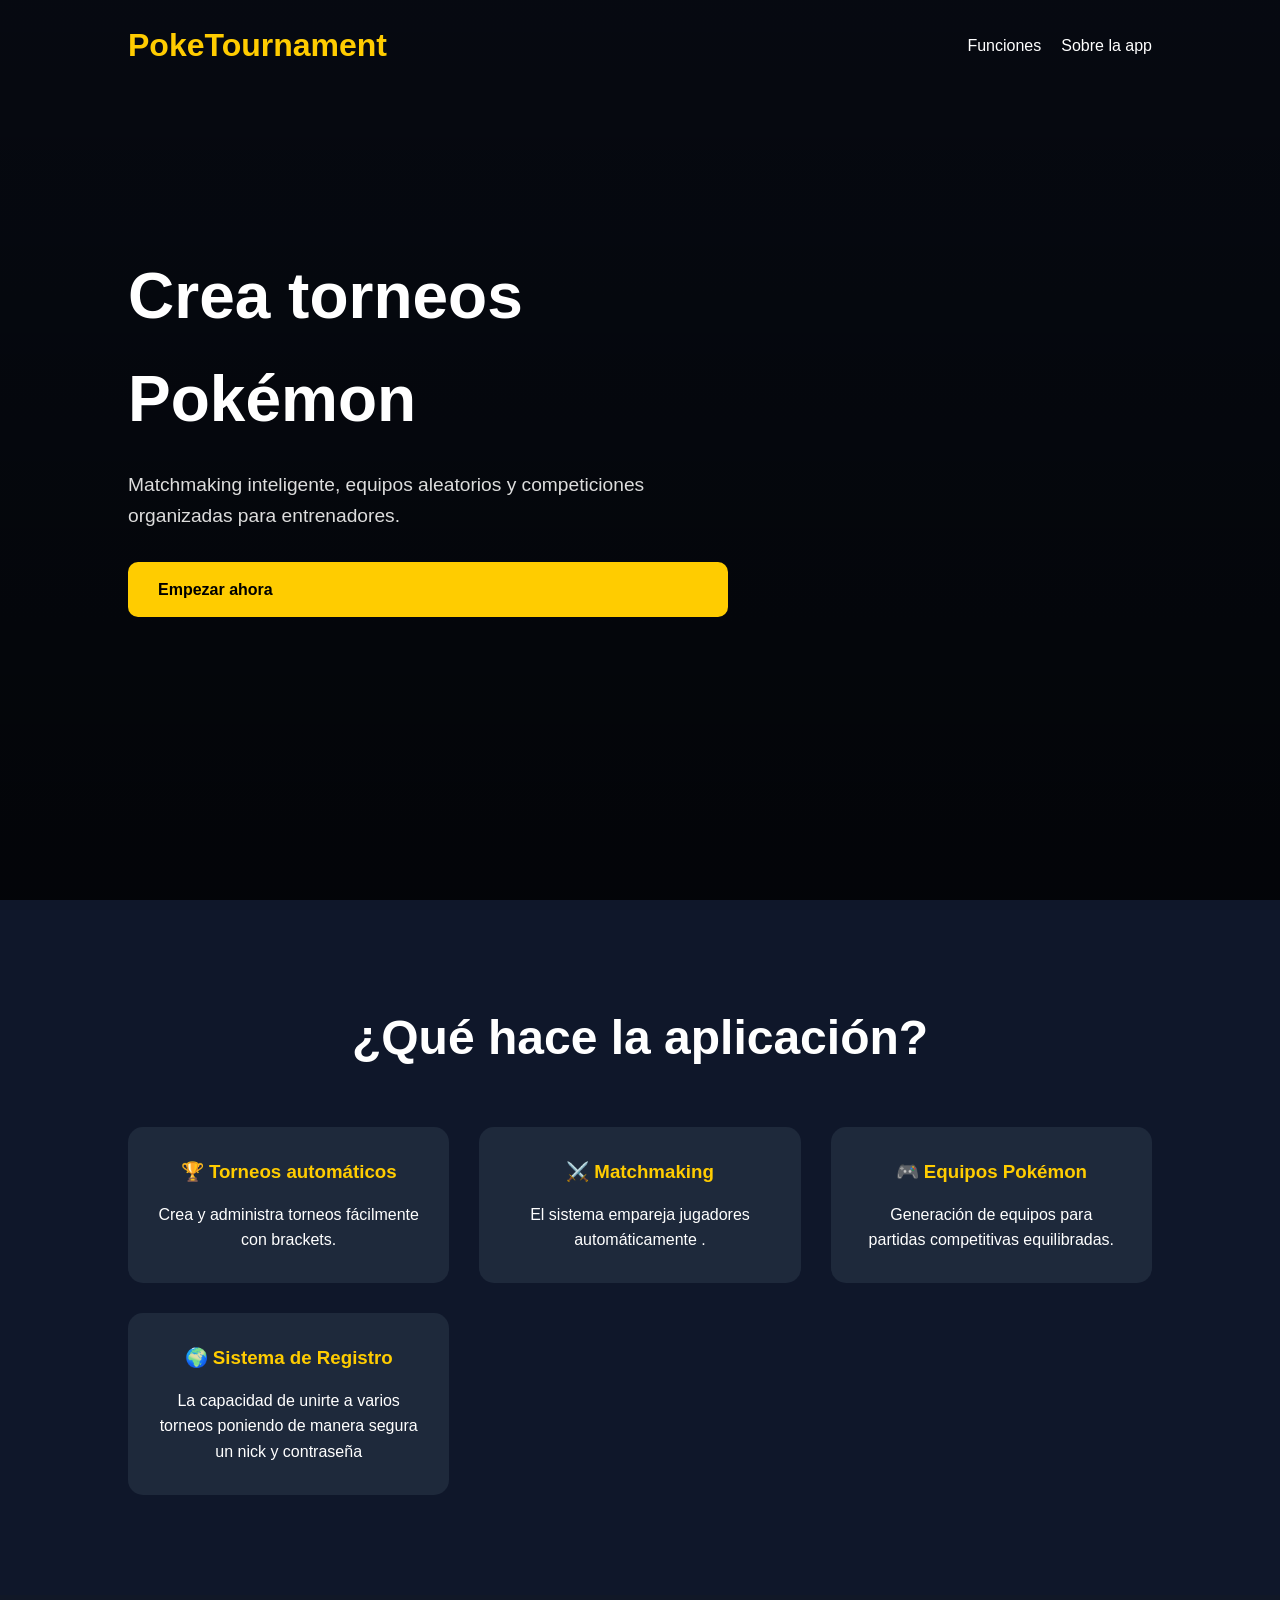
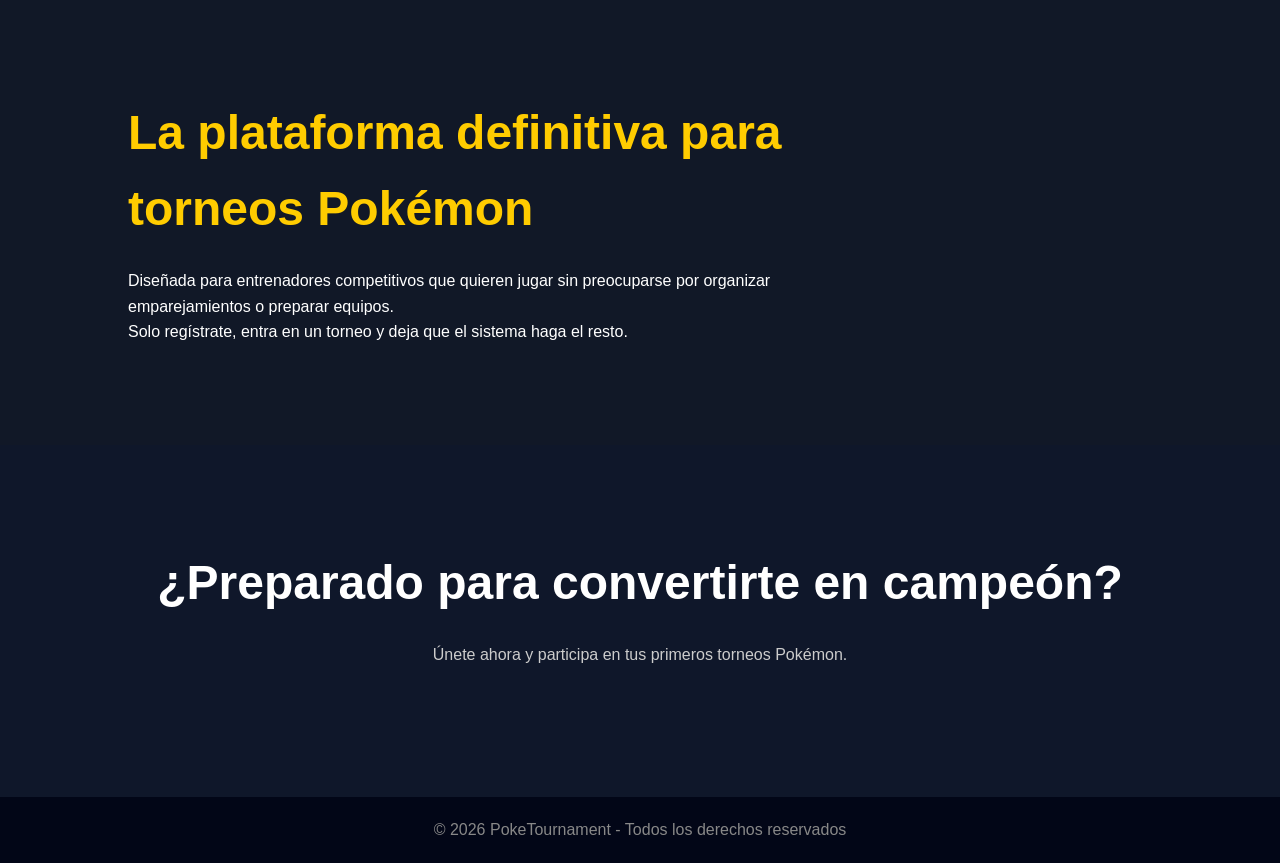
<file: pokemon torneo/index.html>
<!DOCTYPE html>
<html lang="es">
<head>
  <meta charset="UTF-8" />
  <meta name="viewport" content="width=device-width, initial-scale=1.0"/>
  <title>PokeTournament</title>
  <link rel="stylesheet" href="estilo.css">
</head>
<body>

  <!-- HERO -->
  <header class="hero">
    <nav>
      <h1 class="logo">PokeTournament</h1>

      <ul>
        <li><a href="#features">Funciones</a></li>
        <li><a href="#about">Sobre la app</a></li>
      </ul>
    </nav>

    <div class="hero-content">
      <h2>Crea torneos Pokémon </h2>

      <p>
        Matchmaking inteligente, equipos aleatorios y competiciones
        organizadas para entrenadores.
      </p>

      <a href="#join" class="btn">Empezar ahora</a>
    </div>
  </header>

  <!-- FEATURES -->
  <section id="features" class="features">

    <h2>¿Qué hace la aplicación?</h2>

    <div class="cards">

      <div class="card">
        <h3>🏆 Torneos automáticos</h3>
        <p>
          Crea y administra torneos fácilmente con brackets.
        </p>
      </div>

      <div class="card">
        <h3>⚔️ Matchmaking</h3>
        <p>
          El sistema empareja jugadores automáticamente .
        </p>
      </div>

      <div class="card">
        <h3>🎮 Equipos Pokémon</h3>
        <p>
          Generación de equipos para partidas competitivas equilibradas.
        </p>
      </div>

      <div class="card">
        <h3>🌍 Sistema de Registro</h3>
        <p>
          La capacidad de unirte a varios torneos poniendo de manera segura un nick y contraseña
        </p>
      </div>

    </div>
  </section>

  <!-- ABOUT -->
  <section id="about" class="about">

    <div class="about-text">
      <h2>La plataforma definitiva para torneos Pokémon</h2>

      <p>
        Diseñada para entrenadores competitivos que quieren jugar sin
        preocuparse por organizar emparejamientos o preparar equipos.
      </p>

      <p>
        Solo regístrate, entra en un torneo y deja que el sistema haga el resto.
      </p>
    </div>

  </section>

  <!-- CTA -->
  <section id="join" class="cta">

    <h2>¿Preparado para convertirte en campeón?</h2>

    <p>
      Únete ahora y participa en tus primeros torneos Pokémon.
    </p>

  </section>

  <!-- FOOTER -->
  <footer>
    <p>© 2026 PokeTournament - Todos los derechos reservados</p>
  </footer>

</body>
</html>
</file>
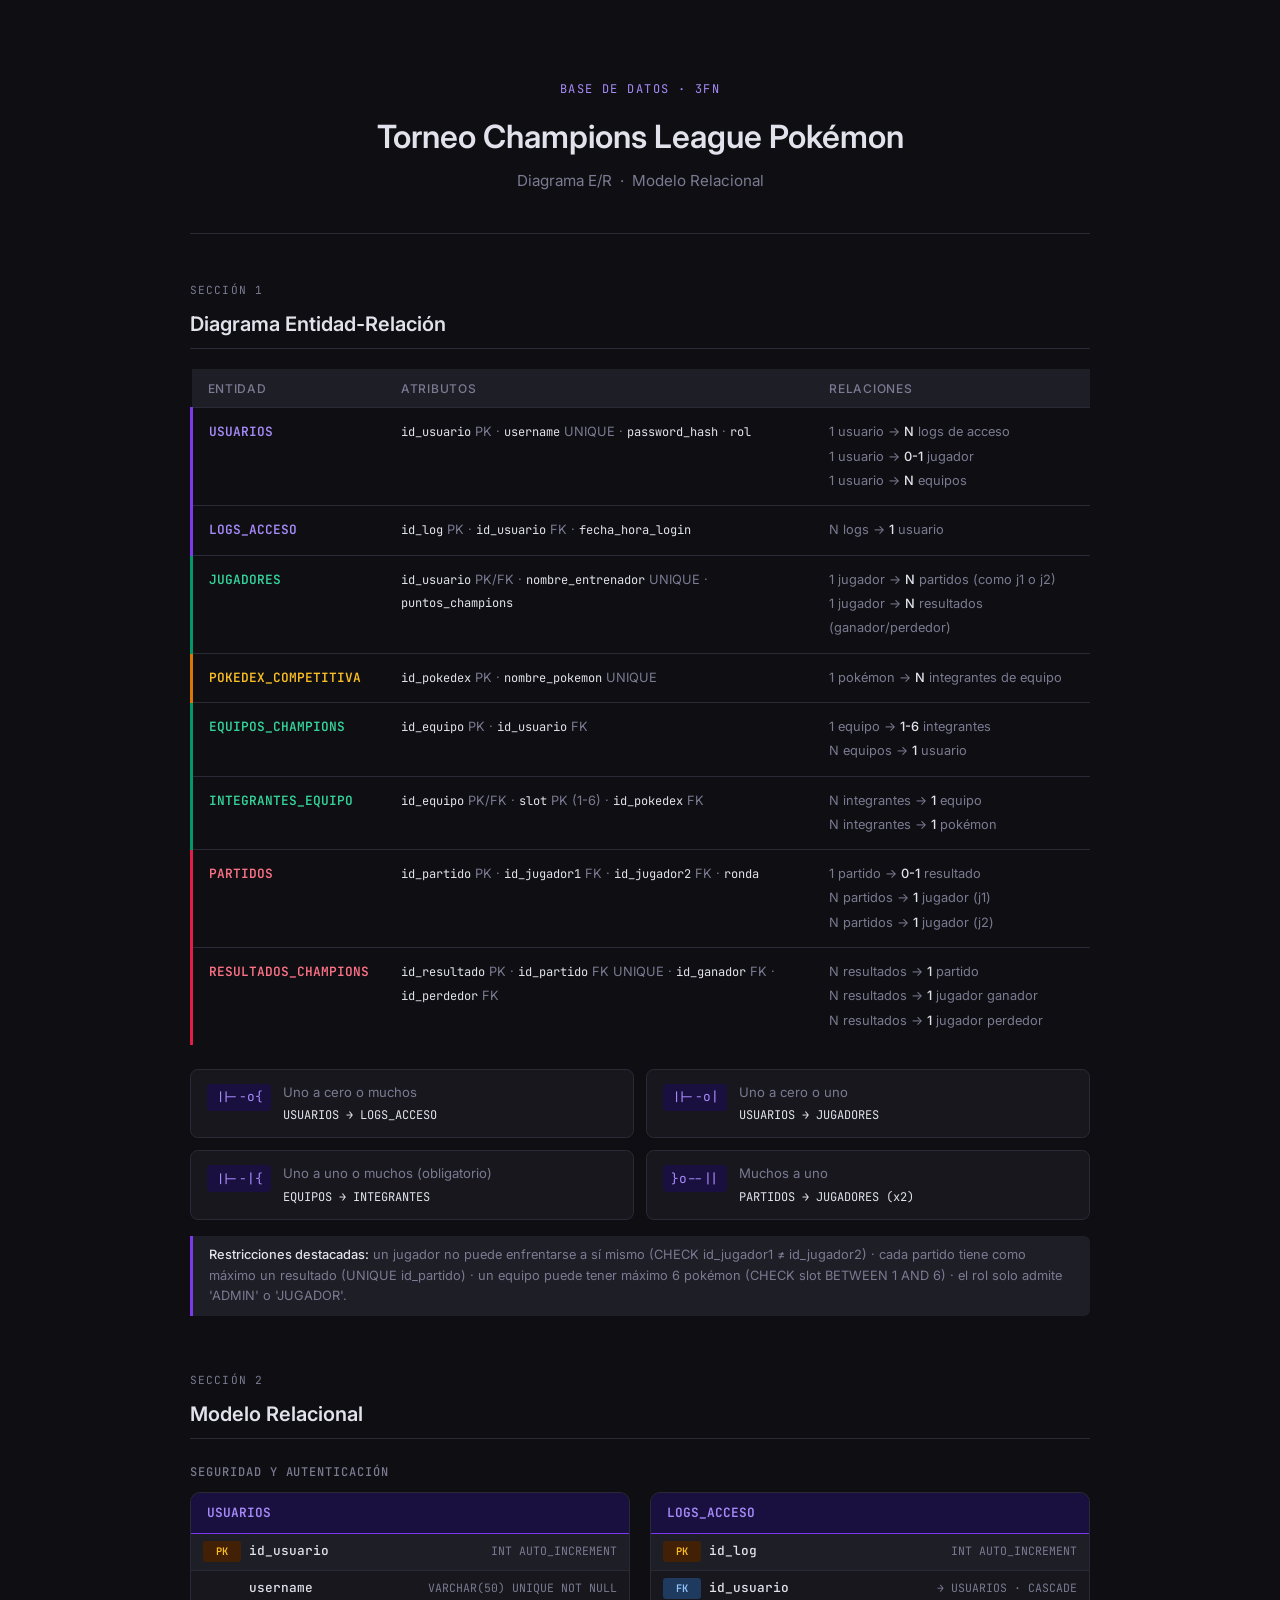
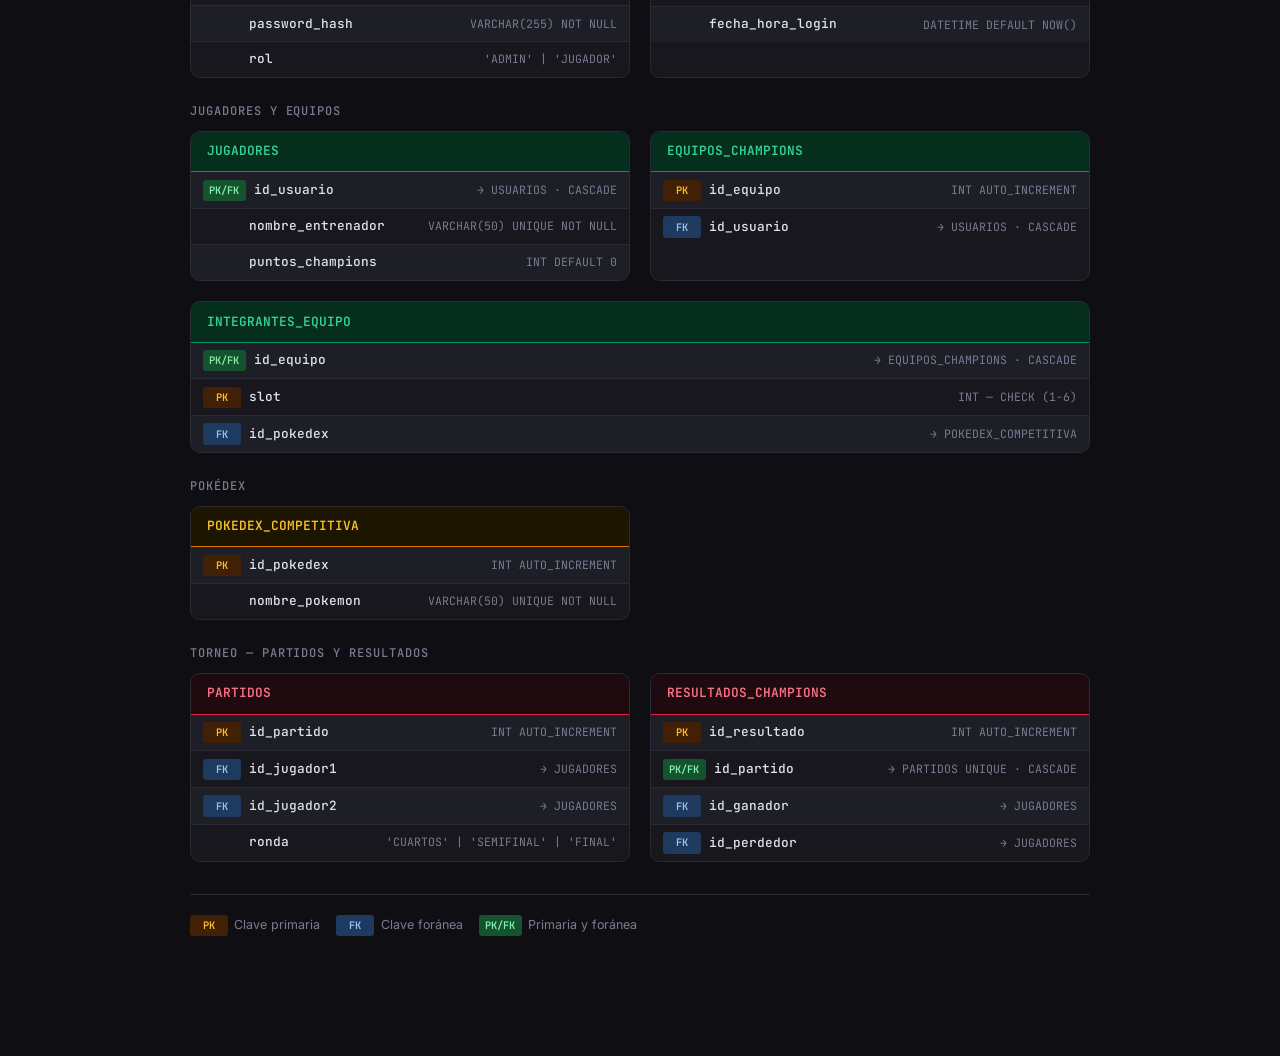
<file: torneopkm_ER_Relacional.html>
<!DOCTYPE html>
<html lang="es">
<head>
<meta charset="UTF-8">
<meta name="viewport" content="width=device-width, initial-scale=1.0">
<title>Torneo Pokémon — E/R · Modelo Relacional</title>
<style>
  @import url('https://fonts.googleapis.com/css2?family=Inter:wght@400;500;600&family=JetBrains+Mono:wght@400;600&display=swap');

  *, *::before, *::after { box-sizing: border-box; margin: 0; padding: 0; }

  :root {
    --bg:       #0f0f13;
    --surface:  #17171d;
    --surface2: #1e1e27;
    --border:   #2a2a36;
    --text:     #e2e2ec;
    --muted:    #7a7a92;
    --purple:   #a78bfa;
    --purple-d: #7c3aed;
    --teal:     #34d399;
    --teal-d:   #059669;
    --amber:    #fbbf24;
    --amber-d:  #d97706;
    --coral:    #fb7185;
    --coral-d:  #e11d48;
    --pk-bg:    #422006; --pk-tx: #fbbf24;
    --fk-bg:    #1e3a5f; --fk-tx: #93c5fd;
    --pkfk-bg:  #14532d; --pkfk-tx: #86efac;
  }

  body {
    font-family: 'Inter', system-ui, sans-serif;
    background: var(--bg);
    color: var(--text);
    line-height: 1.6;
    padding: 2rem 1rem 4rem;
  }

  .container { max-width: 900px; margin: 0 auto; }

  /* Header */
  header { text-align: center; padding: 3rem 0 2.5rem; border-bottom: 1px solid var(--border); margin-bottom: 3rem; }
  .eyebrow { font-family: 'JetBrains Mono', monospace; font-size: .75rem; color: var(--purple); letter-spacing: .12em; text-transform: uppercase; margin-bottom: .75rem; }
  h1 { font-size: 2rem; font-weight: 600; color: var(--text); margin-bottom: .4rem; }
  .subtitle { color: var(--muted); font-size: .95rem; }

  /* Section */
  section { margin-bottom: 3.5rem; }
  .section-label { font-family: 'JetBrains Mono', monospace; font-size: .7rem; color: var(--muted); letter-spacing: .1em; text-transform: uppercase; margin-bottom: .5rem; }
  h2 { font-size: 1.25rem; font-weight: 600; color: var(--text); margin-bottom: 1.25rem; padding-bottom: .5rem; border-bottom: 1px solid var(--border); }

  /* E/R Table */
  .er-table { width: 100%; border-collapse: collapse; font-size: .875rem; }
  .er-table th { background: var(--surface2); color: var(--muted); font-weight: 500; font-size: .75rem; letter-spacing: .06em; text-transform: uppercase; padding: .6rem 1rem; text-align: left; border-bottom: 1px solid var(--border); }
  .er-table td { padding: .75rem 1rem; border-bottom: 1px solid var(--border); vertical-align: top; }
  .er-table tr:last-child td { border-bottom: none; }
  .er-table tr:hover td { background: var(--surface2); }

  .entity-name { font-family: 'JetBrains Mono', monospace; font-size: .8rem; font-weight: 600; }
  .seg  { color: var(--purple); }
  .jug  { color: var(--teal); }
  .pkm  { color: var(--amber); }
  .trn  { color: var(--coral); }

  .attr-list { color: var(--muted); font-size: .8rem; line-height: 1.8; }
  .attr-list span { font-family: 'JetBrains Mono', monospace; color: var(--text); font-size: .75rem; }
  .rel-list { font-size: .8rem; color: var(--muted); line-height: 1.9; }
  .rel-list b { color: var(--text); font-weight: 500; }

  /* Card accent left border */
  .er-table tr td:first-child { border-left: 3px solid transparent; }
  .er-table tr.seg td:first-child { border-left-color: var(--purple-d); }
  .er-table tr.jug td:first-child { border-left-color: var(--teal-d); }
  .er-table tr.pkm td:first-child { border-left-color: var(--amber-d); }
  .er-table tr.trn td:first-child { border-left-color: var(--coral-d); }

  /* Cardinalidad */
  .card-grid { display: grid; grid-template-columns: 1fr 1fr; gap: .75rem; margin-top: 1rem; }
  .card-item { background: var(--surface); border: 1px solid var(--border); border-radius: 8px; padding: .75rem 1rem; display: flex; gap: .75rem; align-items: flex-start; }
  .notation { font-family: 'JetBrains Mono', monospace; font-size: .8rem; color: var(--purple); background: #1a1040; padding: .2rem .5rem; border-radius: 4px; white-space: nowrap; flex-shrink: 0; margin-top: 2px; }
  .card-desc { font-size: .82rem; color: var(--muted); }
  .card-ex   { font-size: .75rem; color: var(--text); margin-top: .2rem; font-family: 'JetBrains Mono', monospace; }

  /* Modelo relacional */
  .tables-grid { display: grid; grid-template-columns: 1fr 1fr; gap: 1.25rem; }
  .tables-grid.wide { grid-template-columns: 1fr; }

  .tbl { background: var(--surface); border: 1px solid var(--border); border-radius: 10px; overflow: hidden; }
  .tbl-head { padding: .6rem 1rem; font-family: 'JetBrains Mono', monospace; font-size: .8rem; font-weight: 600; border-bottom: 1px solid var(--border); }
  .tbl-head.seg  { background: #1a1040; color: var(--purple); border-bottom-color: var(--purple-d); }
  .tbl-head.jug  { background: #052e1c; color: var(--teal);   border-bottom-color: var(--teal-d); }
  .tbl-head.pkm  { background: #1c1500; color: var(--amber);  border-bottom-color: var(--amber-d); }
  .tbl-head.trn  { background: #1f0a10; color: var(--coral);  border-bottom-color: var(--coral-d); }

  .tbl-field { display: flex; align-items: center; gap: .5rem; padding: .45rem .75rem; border-bottom: 1px solid var(--border); font-size: .8rem; }
  .tbl-field:last-child { border-bottom: none; }
  .tbl-field:nth-child(even) { background: var(--surface2); }

  .badge { font-size: .65rem; font-weight: 600; padding: .15rem .4rem; border-radius: 3px; white-space: nowrap; flex-shrink: 0; font-family: 'JetBrains Mono', monospace; min-width: 38px; text-align: center; }
  .badge.pk   { background: var(--pk-bg);   color: var(--pk-tx); }
  .badge.fk   { background: var(--fk-bg);   color: var(--fk-tx); }
  .badge.pkfk { background: var(--pkfk-bg); color: var(--pkfk-tx); }
  .badge.empty { min-width: 38px; }

  .field-name { font-family: 'JetBrains Mono', monospace; color: var(--text); font-weight: 500; flex: 1; }
  .field-type { color: var(--muted); font-size: .72rem; font-family: 'JetBrains Mono', monospace; }

  /* Group labels */
  .group-label { font-size: .75rem; font-weight: 500; color: var(--muted); text-transform: uppercase; letter-spacing: .08em; margin: 1.5rem 0 .6rem; font-family: 'JetBrains Mono', monospace; }

  /* Legend */
  .legend { display: flex; gap: 1rem; flex-wrap: wrap; margin-top: 2rem; padding-top: 1.25rem; border-top: 1px solid var(--border); }
  .legend-item { display: flex; align-items: center; gap: .4rem; font-size: .78rem; color: var(--muted); }

  /* Constraints note */
  .constraint { background: var(--surface2); border-left: 3px solid var(--purple-d); border-radius: 0 6px 6px 0; padding: .6rem 1rem; margin-top: 1rem; font-size: .8rem; color: var(--muted); }
  .constraint b { color: var(--text); font-weight: 500; }

  @media (max-width: 600px) {
    .tables-grid, .card-grid { grid-template-columns: 1fr; }
    h1 { font-size: 1.5rem; }
  }
</style>
</head>
<body>
<div class="container">

  <header>
    <div class="eyebrow">Base de datos · 3FN</div>
    <h1>Torneo Champions League Pokémon</h1>
    <p class="subtitle">Diagrama E/R &nbsp;·&nbsp; Modelo Relacional</p>
  </header>

  <!-- ── SECCIÓN 1: E/R ─────────────────────────────────────── -->
  <section>
    <div class="section-label">Sección 1</div>
    <h2>Diagrama Entidad-Relación</h2>

    <table class="er-table">
      <thead>
        <tr>
          <th>Entidad</th>
          <th>Atributos</th>
          <th>Relaciones</th>
        </tr>
      </thead>
      <tbody>
        <tr class="seg">
          <td><span class="entity-name seg">USUARIOS</span></td>
          <td class="attr-list"><span>id_usuario</span> PK · <span>username</span> UNIQUE · <span>password_hash</span> · <span>rol</span></td>
          <td class="rel-list">1 usuario → <b>N</b> logs de acceso<br>1 usuario → <b>0-1</b> jugador<br>1 usuario → <b>N</b> equipos</td>
        </tr>
        <tr class="seg">
          <td><span class="entity-name seg">LOGS_ACCESO</span></td>
          <td class="attr-list"><span>id_log</span> PK · <span>id_usuario</span> FK · <span>fecha_hora_login</span></td>
          <td class="rel-list">N logs → <b>1</b> usuario</td>
        </tr>
        <tr class="jug">
          <td><span class="entity-name jug">JUGADORES</span></td>
          <td class="attr-list"><span>id_usuario</span> PK/FK · <span>nombre_entrenador</span> UNIQUE · <span>puntos_champions</span></td>
          <td class="rel-list">1 jugador → <b>N</b> partidos (como j1 o j2)<br>1 jugador → <b>N</b> resultados (ganador/perdedor)</td>
        </tr>
        <tr class="pkm">
          <td><span class="entity-name pkm">POKEDEX_COMPETITIVA</span></td>
          <td class="attr-list"><span>id_pokedex</span> PK · <span>nombre_pokemon</span> UNIQUE</td>
          <td class="rel-list">1 pokémon → <b>N</b> integrantes de equipo</td>
        </tr>
        <tr class="jug">
          <td><span class="entity-name jug">EQUIPOS_CHAMPIONS</span></td>
          <td class="attr-list"><span>id_equipo</span> PK · <span>id_usuario</span> FK</td>
          <td class="rel-list">1 equipo → <b>1-6</b> integrantes<br>N equipos → <b>1</b> usuario</td>
        </tr>
        <tr class="jug">
          <td><span class="entity-name jug">INTEGRANTES_EQUIPO</span></td>
          <td class="attr-list"><span>id_equipo</span> PK/FK · <span>slot</span> PK (1-6) · <span>id_pokedex</span> FK</td>
          <td class="rel-list">N integrantes → <b>1</b> equipo<br>N integrantes → <b>1</b> pokémon</td>
        </tr>
        <tr class="trn">
          <td><span class="entity-name trn">PARTIDOS</span></td>
          <td class="attr-list"><span>id_partido</span> PK · <span>id_jugador1</span> FK · <span>id_jugador2</span> FK · <span>ronda</span></td>
          <td class="rel-list">1 partido → <b>0-1</b> resultado<br>N partidos → <b>1</b> jugador (j1)<br>N partidos → <b>1</b> jugador (j2)</td>
        </tr>
        <tr class="trn">
          <td><span class="entity-name trn">RESULTADOS_CHAMPIONS</span></td>
          <td class="attr-list"><span>id_resultado</span> PK · <span>id_partido</span> FK UNIQUE · <span>id_ganador</span> FK · <span>id_perdedor</span> FK</td>
          <td class="rel-list">N resultados → <b>1</b> partido<br>N resultados → <b>1</b> jugador ganador<br>N resultados → <b>1</b> jugador perdedor</td>
        </tr>
      </tbody>
    </table>

    <div class="card-grid" style="margin-top:1.5rem;">
      <div class="card-item">
        <span class="notation">||--o{</span>
        <div><div class="card-desc">Uno a cero o muchos</div><div class="card-ex">USUARIOS → LOGS_ACCESO</div></div>
      </div>
      <div class="card-item">
        <span class="notation">||--o|</span>
        <div><div class="card-desc">Uno a cero o uno</div><div class="card-ex">USUARIOS → JUGADORES</div></div>
      </div>
      <div class="card-item">
        <span class="notation">||--|{</span>
        <div><div class="card-desc">Uno a uno o muchos (obligatorio)</div><div class="card-ex">EQUIPOS → INTEGRANTES</div></div>
      </div>
      <div class="card-item">
        <span class="notation">}o--||</span>
        <div><div class="card-desc">Muchos a uno</div><div class="card-ex">PARTIDOS → JUGADORES (x2)</div></div>
      </div>
    </div>

    <div class="constraint">
      <b>Restricciones destacadas:</b> un jugador no puede enfrentarse a sí mismo (CHECK id_jugador1 ≠ id_jugador2) · cada partido tiene como máximo un resultado (UNIQUE id_partido) · un equipo puede tener máximo 6 pokémon (CHECK slot BETWEEN 1 AND 6) · el rol solo admite 'ADMIN' o 'JUGADOR'.
    </div>
  </section>

  <!-- ── SECCIÓN 2: MODELO RELACIONAL ──────────────────────── -->
  <section>
    <div class="section-label">Sección 2</div>
    <h2>Modelo Relacional</h2>

    <div class="group-label">Seguridad y autenticación</div>
    <div class="tables-grid">
      <div class="tbl">
        <div class="tbl-head seg">USUARIOS</div>
        <div class="tbl-field"><span class="badge pk">PK</span><span class="field-name">id_usuario</span><span class="field-type">INT AUTO_INCREMENT</span></div>
        <div class="tbl-field"><span class="badge empty"></span><span class="field-name">username</span><span class="field-type">VARCHAR(50) UNIQUE NOT NULL</span></div>
        <div class="tbl-field"><span class="badge empty"></span><span class="field-name">password_hash</span><span class="field-type">VARCHAR(255) NOT NULL</span></div>
        <div class="tbl-field"><span class="badge empty"></span><span class="field-name">rol</span><span class="field-type">'ADMIN' | 'JUGADOR'</span></div>
      </div>
      <div class="tbl">
        <div class="tbl-head seg">LOGS_ACCESO</div>
        <div class="tbl-field"><span class="badge pk">PK</span><span class="field-name">id_log</span><span class="field-type">INT AUTO_INCREMENT</span></div>
        <div class="tbl-field"><span class="badge fk">FK</span><span class="field-name">id_usuario</span><span class="field-type">→ USUARIOS · CASCADE</span></div>
        <div class="tbl-field"><span class="badge empty"></span><span class="field-name">fecha_hora_login</span><span class="field-type">DATETIME DEFAULT NOW()</span></div>
      </div>
    </div>

    <div class="group-label">Jugadores y equipos</div>
    <div class="tables-grid">
      <div class="tbl">
        <div class="tbl-head jug">JUGADORES</div>
        <div class="tbl-field"><span class="badge pkfk">PK/FK</span><span class="field-name">id_usuario</span><span class="field-type">→ USUARIOS · CASCADE</span></div>
        <div class="tbl-field"><span class="badge empty"></span><span class="field-name">nombre_entrenador</span><span class="field-type">VARCHAR(50) UNIQUE NOT NULL</span></div>
        <div class="tbl-field"><span class="badge empty"></span><span class="field-name">puntos_champions</span><span class="field-type">INT DEFAULT 0</span></div>
      </div>
      <div class="tbl">
        <div class="tbl-head jug">EQUIPOS_CHAMPIONS</div>
        <div class="tbl-field"><span class="badge pk">PK</span><span class="field-name">id_equipo</span><span class="field-type">INT AUTO_INCREMENT</span></div>
        <div class="tbl-field"><span class="badge fk">FK</span><span class="field-name">id_usuario</span><span class="field-type">→ USUARIOS · CASCADE</span></div>
      </div>
    </div>
    <div class="tables-grid wide" style="margin-top:1.25rem;">
      <div class="tbl">
        <div class="tbl-head jug">INTEGRANTES_EQUIPO</div>
        <div class="tbl-field"><span class="badge pkfk">PK/FK</span><span class="field-name">id_equipo</span><span class="field-type">→ EQUIPOS_CHAMPIONS · CASCADE</span></div>
        <div class="tbl-field"><span class="badge pk">PK</span><span class="field-name">slot</span><span class="field-type">INT — CHECK (1-6)</span></div>
        <div class="tbl-field"><span class="badge fk">FK</span><span class="field-name">id_pokedex</span><span class="field-type">→ POKEDEX_COMPETITIVA</span></div>
      </div>
    </div>

    <div class="group-label">Pokédex</div>
    <div class="tables-grid">
      <div class="tbl">
        <div class="tbl-head pkm">POKEDEX_COMPETITIVA</div>
        <div class="tbl-field"><span class="badge pk">PK</span><span class="field-name">id_pokedex</span><span class="field-type">INT AUTO_INCREMENT</span></div>
        <div class="tbl-field"><span class="badge empty"></span><span class="field-name">nombre_pokemon</span><span class="field-type">VARCHAR(50) UNIQUE NOT NULL</span></div>
      </div>
    </div>

    <div class="group-label">Torneo — partidos y resultados</div>
    <div class="tables-grid">
      <div class="tbl">
        <div class="tbl-head trn">PARTIDOS</div>
        <div class="tbl-field"><span class="badge pk">PK</span><span class="field-name">id_partido</span><span class="field-type">INT AUTO_INCREMENT</span></div>
        <div class="tbl-field"><span class="badge fk">FK</span><span class="field-name">id_jugador1</span><span class="field-type">→ JUGADORES</span></div>
        <div class="tbl-field"><span class="badge fk">FK</span><span class="field-name">id_jugador2</span><span class="field-type">→ JUGADORES</span></div>
        <div class="tbl-field"><span class="badge empty"></span><span class="field-name">ronda</span><span class="field-type">'CUARTOS' | 'SEMIFINAL' | 'FINAL'</span></div>
      </div>
      <div class="tbl">
        <div class="tbl-head trn">RESULTADOS_CHAMPIONS</div>
        <div class="tbl-field"><span class="badge pk">PK</span><span class="field-name">id_resultado</span><span class="field-type">INT AUTO_INCREMENT</span></div>
        <div class="tbl-field"><span class="badge pkfk">PK/FK</span><span class="field-name">id_partido</span><span class="field-type">→ PARTIDOS UNIQUE · CASCADE</span></div>
        <div class="tbl-field"><span class="badge fk">FK</span><span class="field-name">id_ganador</span><span class="field-type">→ JUGADORES</span></div>
        <div class="tbl-field"><span class="badge fk">FK</span><span class="field-name">id_perdedor</span><span class="field-type">→ JUGADORES</span></div>
      </div>
    </div>

    <div class="legend">
      <div class="legend-item"><span class="badge pk">PK</span> Clave primaria</div>
      <div class="legend-item"><span class="badge fk">FK</span> Clave foránea</div>
      <div class="legend-item"><span class="badge pkfk">PK/FK</span> Primaria y foránea</div>
    </div>
  </section>

</div>
</body>
</html>
</file>
<file: pokemon torneo/estilo.css>
*{
  margin:0;
  padding:0;
  box-sizing:border-box;
  font-family: Arial, Helvetica, sans-serif;
}

body{
  background:#0f172a;
  color:white;
  line-height:1.6;
}

/* HERO */

.hero{
  min-height:100vh;
  background:
    linear-gradient(rgba(0,0,0,0.6), rgba(0,0,0,0.8)),
    url('https://images.unsplash.com/photo-1511512578047-dfb367046420?q=80&w=1600&auto=format&fit=crop');
  background-size:cover;
  background-position:center;
  padding:20px 10%;
}

nav{
  display:flex;
  justify-content:space-between;
  align-items:center;
}

.logo{
  font-size:2rem;
  color:#ffcc00;
}

nav ul{
  display:flex;
  list-style:none;
  gap:20px;
}

nav a{
  text-decoration:none;
  color:white;
  transition:0.3s;
}

nav a:hover{
  color:#ffcc00;
}

.hero-content{
  height:80vh;
  display:flex;
  flex-direction:column;
  justify-content:center;
  max-width:600px;
}

.hero-content h2{
  font-size:4rem;
  margin-bottom:20px;
}

.hero-content p{
  font-size:1.2rem;
  margin-bottom:30px;
  color:#ddd;
}

.btn{
  display:inline-block;
  background:#ffcc00;
  color:#000;
  padding:15px 30px;
  border-radius:10px;
  text-decoration:none;
  font-weight:bold;
  transition:0.3s;
}

.btn:hover{
  transform:scale(1.05);
  background:#ffd633;
}

/* FEATURES */

.features{
  padding:100px 10%;
  text-align:center;
}

.features h2{
  font-size:3rem;
  margin-bottom:50px;
}

.cards{
  display:grid;
  grid-template-columns:repeat(auto-fit, minmax(250px,1fr));
  gap:30px;
}

.card{
  background:#1e293b;
  padding:30px;
  border-radius:15px;
  transition:0.3s;
}

.card:hover{
  transform:translateY(-10px);
  background:#334155;
}

.card h3{
  margin-bottom:15px;
  color:#ffcc00;
}

/* ABOUT */

.about{
  padding:100px 10%;
  background:#111827;
}

.about-text{
  max-width:700px;
}

.about h2{
  font-size:3rem;
  margin-bottom:20px;
  color:#ffcc00;
}

/* CTA */

.cta{
  padding:100px 10%;
  text-align:center;
}

.cta h2{
  font-size:3rem;
  margin-bottom:20px;
}

.cta p{
  margin-bottom:30px;
  color:#ccc;
}

/* FOOTER */

footer{
  background:#020617;
  text-align:center;
  padding:20px;
  color:#888;
}

/* RESPONSIVE */

@media(max-width:768px){

  nav{
    flex-direction:column;
    gap:20px;
  }

  .hero-content h2{
    font-size:2.5rem;
  }

  .features h2,
  .about h2,
  .cta h2{
    font-size:2rem;
  }

}
</file>
